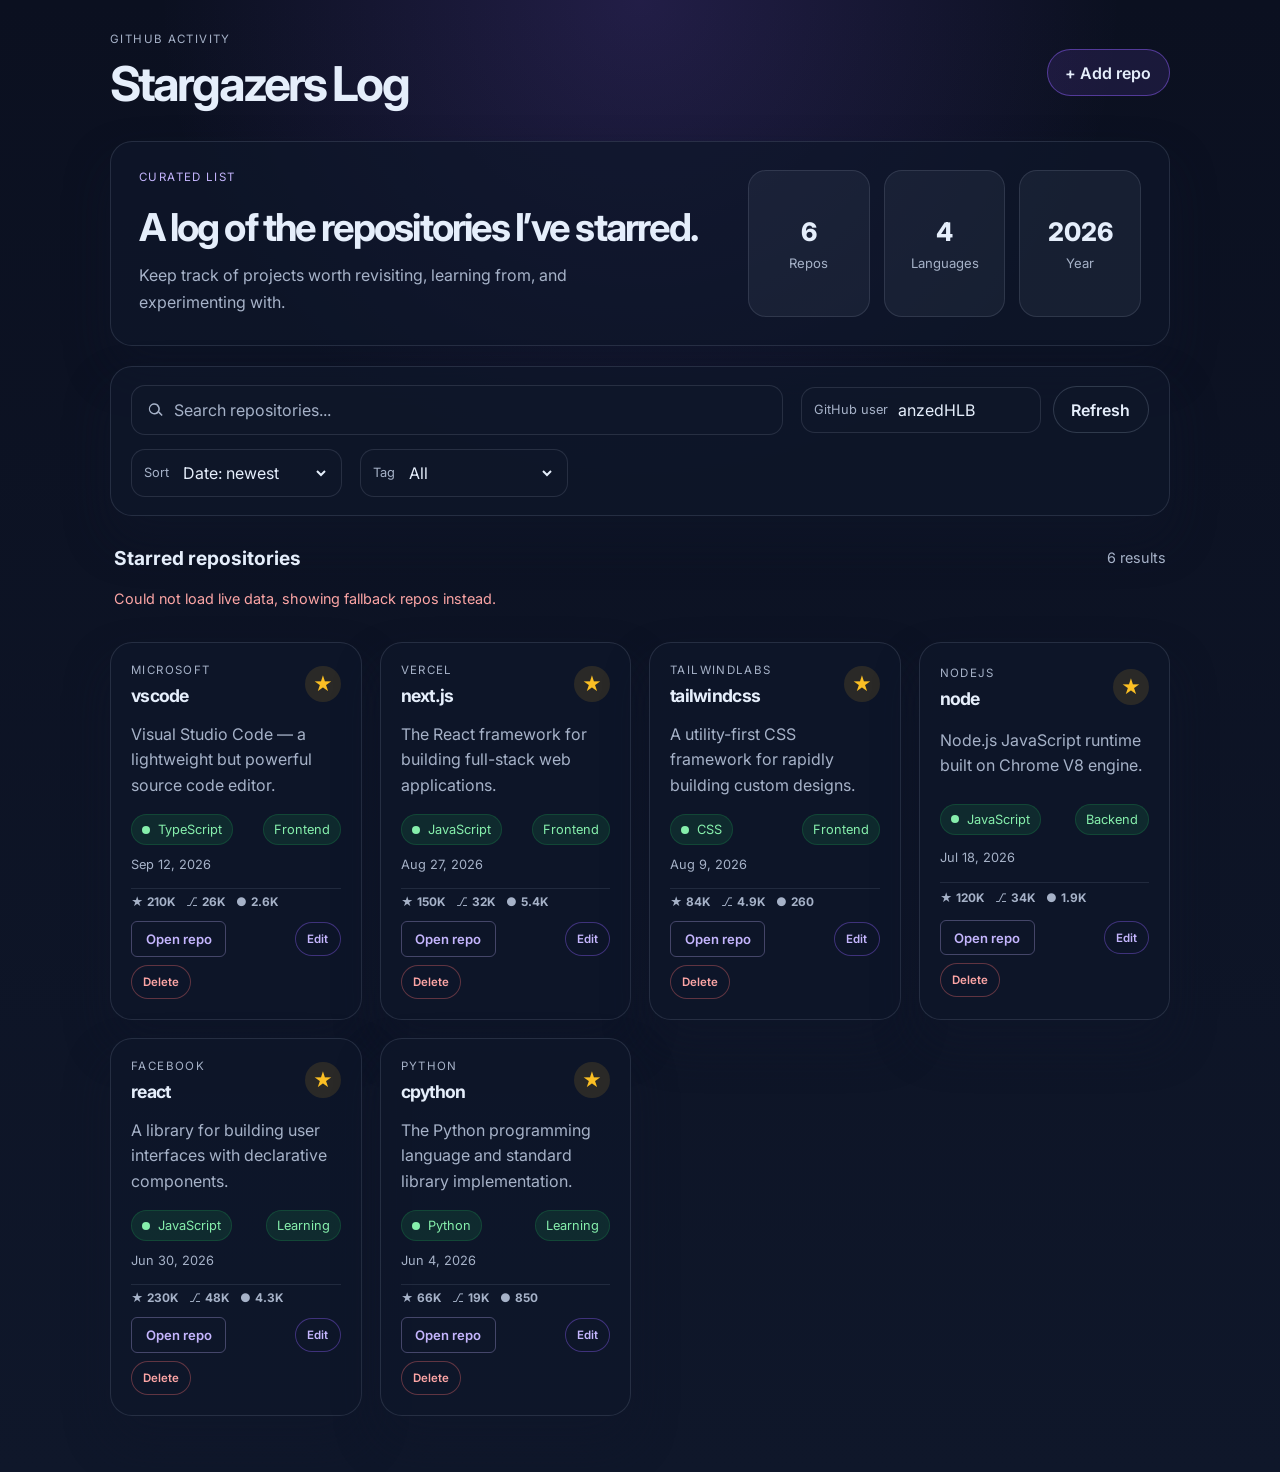
<file: index.html>
<!DOCTYPE html>
<html lang="en">
  <head>
    <meta charset="UTF-8" />
    <meta name="viewport" content="width=device-width, initial-scale=1.0" />
    <title>Stargazers Log</title>
    <meta
      name="description"
      content="A simple log of repositories I've starred."
    />
    <link rel="preconnect" href="https://fonts.googleapis.com" />
    <link rel="preconnect" href="https://fonts.gstatic.com" crossorigin />
    <link
      href="https://fonts.googleapis.com/css2?family=Inter:wght@400;500;600;700;800&display=swap"
      rel="stylesheet"
    />
    <link rel="stylesheet" href="styles.css" />
  </head>
  <body>
    <div class="page-shell">
      <header class="topbar">
        <div>
          <p class="eyebrow">GitHub activity</p>
          <h1>Stargazers Log</h1>
        </div>
        <button class="primary-btn" id="open-add-modal" type="button">+ Add repo</button>
      </header>

      <main class="content">
        <section class="hero card">
          <div class="hero-copy">
            <p class="tag">Curated list</p>
            <h2>A log of the repositories I’ve starred.</h2>
            <p>
              Keep track of projects worth revisiting, learning from, and
              experimenting with.
            </p>
          </div>
          <div class="stats" aria-label="Starred repositories summary">
            <div class="stat-box">
              <span class="stat-value" id="repo-count">0</span>
              <span class="stat-label">Repos</span>
            </div>
            <div class="stat-box">
              <span class="stat-value" id="language-count">0</span>
              <span class="stat-label">Languages</span>
            </div>
            <div class="stat-box">
              <span class="stat-value" id="year-label">2026</span>
              <span class="stat-label">Year</span>
            </div>
          </div>
        </section>

        <section class="toolbar card">
          <div class="toolbar-row">
            <label class="search-wrap" for="repo-search">
              <span class="sr-only">Search repositories</span>
              <svg viewBox="0 0 24 24" aria-hidden="true">
                <path
                  d="M10.5 3a7.5 7.5 0 015.94 12.56l4.39 4.39 1.41-1.41-4.39-4.39A7.5 7.5 0 1110.5 3zm0 2a5.5 5.5 0 104.2 9.4 5.5 5.5 0 00-4.2-9.4z"
                />
              </svg>
              <input
                id="repo-search"
                type="search"
                placeholder="Search repositories..."
                aria-label="Search repositories"
              />
            </label>

            <div class="toolbar-actions">
              <label class="username-field" for="github-username">
                <span>GitHub user</span>
                <input id="github-username" type="text" value="anzedHLB" />
              </label>
              <button class="secondary-btn" id="refresh-repos" type="button">Refresh</button>
            </div>
          </div>

          <div class="toolbar-row secondary-row">
            <div class="sort-group" aria-label="Sorting options">
              <span class="sort-label">Sort</span>
              <select id="sort-select">
                <option value="date-desc">Date: newest</option>
                <option value="date-asc">Date: oldest</option>
                <option value="name-asc">Name: A-Z</option>
                <option value="name-desc">Name: Z-A</option>
                <option value="language-asc">Language: A-Z</option>
              </select>
            </div>

            <div class="tag-group" aria-label="Filter by tag">
              <span class="sort-label">Tag</span>
              <select id="tag-filter">
                <option value="all">All</option>
                <option value="frontend">Frontend</option>
                <option value="backend">Backend</option>
                <option value="learning">Learning</option>
                <option value="tools">Tools</option>
                <option value="database">Database</option>
              </select>
            </div>
          </div>
        </section>

        <section class="list-header">
          <h3>Starred repositories</h3>
          <span id="results-label">0 results</span>
        </section>

        <div id="status-message" class="status-message" aria-live="polite"></div>

        <section id="repo-list" class="repo-list" aria-live="polite"></section>
      </main>
    </div>

    <div class="modal hidden" id="add-repo-modal" aria-hidden="true">
      <div class="modal-backdrop" data-close="true"></div>
      <div class="modal-card" role="dialog" aria-modal="true" aria-labelledby="modal-title">
        <div class="modal-header">
          <h3 id="modal-title">Add repository</h3>
          <button class="close-btn" id="close-add-modal" type="button" aria-label="Close">×</button>
        </div>

        <form id="repo-form">
          <div class="form-grid">
            <label>
              <span>Owner</span>
              <input type="text" name="owner" placeholder="microsoft" required />
            </label>
            <label>
              <span>Repository</span>
              <input type="text" name="name" placeholder="vscode" required />
            </label>
            <label class="full-width">
              <span>Description</span>
              <textarea name="description" rows="3" placeholder="Short description..."></textarea>
            </label>
            <label>
              <span>Language</span>
              <input type="text" name="language" placeholder="TypeScript" />
            </label>
            <label>
              <span>Date</span>
              <input type="date" name="date" />
            </label>
            <label class="full-width">
              <span>Category</span>
              <select name="tag">
                <option value="frontend">Frontend</option>
                <option value="backend">Backend</option>
                <option value="learning">Learning</option>
                <option value="tools">Tools</option>
                <option value="database">Database</option>
              </select>
            </label>
          </div>

          <div class="modal-actions">
            <button class="secondary-btn" type="button" id="cancel-add-repo">Cancel</button>
            <button class="primary-btn" type="submit">Save repo</button>
          </div>
        </form>
      </div>
    </div>

    <div class="modal hidden" id="edit-repo-modal" aria-hidden="true">
      <div class="modal-backdrop" data-close="true"></div>
      <div class="modal-card" role="dialog" aria-modal="true" aria-labelledby="edit-modal-title">
        <div class="modal-header">
          <h3 id="edit-modal-title">Edit repository</h3>
          <button class="close-btn" id="close-edit-modal" type="button" aria-label="Close">×</button>
        </div>

        <form id="edit-repo-form">
          <input type="hidden" name="repoKey" />

          <div class="form-grid">
            <label>
              <span>Owner</span>
              <input type="text" name="owner" required />
            </label>
            <label>
              <span>Repository</span>
              <input type="text" name="name" required />
            </label>
            <label class="full-width">
              <span>Description</span>
              <textarea name="description" rows="3"></textarea>
            </label>
            <label>
              <span>Language</span>
              <input type="text" name="language" />
            </label>
            <label>
              <span>Date</span>
              <input type="date" name="date" />
            </label>
            <label class="full-width">
              <span>Category</span>
              <select name="tag">
                <option value="frontend">Frontend</option>
                <option value="backend">Backend</option>
                <option value="learning">Learning</option>
                <option value="tools">Tools</option>
                <option value="database">Database</option>
              </select>
            </label>
          </div>

          <div class="modal-actions">
            <button class="secondary-btn" type="button" id="cancel-edit-repo">Cancel</button>
            <button class="primary-btn" type="submit">Update repo</button>
          </div>
        </form>
      </div>
    </div>

    <template id="repo-card-template">
      <article class="repo-card card">
        <div class="repo-topline">
          <div>
            <p class="repo-owner"></p>
            <h4 class="repo-name"></h4>
          </div>
          <span class="star-badge">★</span>
        </div>

        <p class="repo-description"></p>

        <div class="repo-meta">
          <span class="language-pill">
            <span class="language-dot"></span>
            <span class="language-name"></span>
          </span>
          <span class="repo-tag"></span>
          <span class="repo-date"></span>
        </div>

        <div class="repo-footer">
          <div class="repo-stats">
            <span class="repo-stat">★ <strong class="repo-stars">0</strong></span>
            <span class="repo-stat">⎇ <strong class="repo-forks">0</strong></span>
            <span class="repo-stat">● <strong class="repo-issues">0</strong></span>
          </div>
          <div class="repo-actions">
            <a class="repo-link" href="#" target="_blank" rel="noreferrer">Open repo</a>
            <button class="mini-btn edit-btn" type="button">Edit</button>
            <button class="mini-btn delete-btn" type="button">Delete</button>
          </div>
        </div>
      </article>
    </template>

    <script src="script.js"></script>
  </body>
</html>
</file>
<file: styles.css>
:root {
  --bg: #0b1020;
  --bg-soft: #121a2d;
  --card: rgba(17, 24, 39, 0.9);
  --card-border: rgba(148, 163, 184, 0.18);
  --text: #e5eefb;
  --muted: #a6b2c8;
  --highlight: #8b5cf6;
  --highlight-soft: rgba(139, 92, 246, 0.12);
  --accent: #22c55e;
  --warning: #fbbf24;
  --shadow: 0 24px 45px rgba(15, 23, 42, 0.45);
}

* {
  box-sizing: border-box;
}

html {
  scroll-behavior: smooth;
}

body {
  margin: 0;
  font-family: "Inter", sans-serif;
  background:
    radial-gradient(circle at top, rgba(139, 92, 246, 0.18), transparent 30%),
    linear-gradient(180deg, #0b1020 0%, #0f172a 100%);
  color: var(--text);
}

button,
input,
textarea,
select {
  font: inherit;
}

button {
  cursor: pointer;
}

button:focus-visible,
input:focus-visible,
select:focus-visible,
textarea:focus-visible,
a:focus-visible {
  outline: 2px solid rgba(196, 181, 253, 0.9);
  outline-offset: 2px;
}

.page-shell {
  max-width: 1100px;
  margin: 0 auto;
  padding: 32px 20px 56px;
}

.topbar,
.list-header,
.repo-topline,
.repo-meta,
.toolbar-row,
.modal-actions,
.repo-footer,
.repo-actions,
.repo-stats {
  display: flex;
  align-items: center;
  justify-content: space-between;
}

.topbar {
  margin-bottom: 28px;
}

.eyebrow,
.tag,
.repo-owner {
  text-transform: uppercase;
  letter-spacing: 0.12em;
  color: var(--muted);
  font-size: 0.72rem;
  margin: 0 0 8px;
}

h1,
h2,
h3,
h4,
p {
  margin: 0;
}

h1 {
  font-size: clamp(2rem, 4vw, 3rem);
  letter-spacing: -0.06em;
}

.primary-btn,
.secondary-btn,
.mini-btn {
  border-radius: 999px;
  padding: 0.8rem 1.1rem;
  font-weight: 600;
  transition: transform 0.2s ease, border-color 0.2s ease, background-color 0.2s ease;
}

.primary-btn {
  border: 1px solid rgba(139, 92, 246, 0.5);
  background: var(--highlight-soft);
  color: var(--text);
}

.secondary-btn {
  border: 1px solid rgba(148, 163, 184, 0.25);
  background: rgba(15, 23, 42, 0.8);
  color: var(--text);
}

.primary-btn:hover,
.secondary-btn:hover,
.mini-btn:hover {
  transform: translateY(-1px);
}

.content {
  display: grid;
  gap: 20px;
}

.card {
  background: rgba(15, 23, 42, 0.72);
  border: 1px solid var(--card-border);
  border-radius: 22px;
  box-shadow: var(--shadow);
}

.hero {
  display: grid;
  grid-template-columns: 1.5fr 1fr;
  gap: 20px;
  padding: 28px;
}

.hero-copy {
  display: grid;
  gap: 14px;
}

.tag {
  color: #c4b5fd;
}

.hero-copy h2 {
  font-size: clamp(1.9rem, 3vw, 3rem);
  line-height: 1.1;
  letter-spacing: -0.05em;
}

.hero-copy p:last-child {
  color: var(--muted);
  max-width: 52ch;
  line-height: 1.7;
}

.stats {
  display: grid;
  grid-template-columns: repeat(3, minmax(0, 1fr));
  gap: 14px;
  align-self: stretch;
}

.stat-box {
  background: rgba(148, 163, 184, 0.08);
  border: 1px solid var(--card-border);
  border-radius: 18px;
  padding: 18px 14px;
  display: flex;
  flex-direction: column;
  justify-content: center;
  align-items: center;
  gap: 8px;
}

.stat-value {
  font-size: clamp(1.3rem, 2vw, 2rem);
  font-weight: 800;
}

.stat-label {
  color: var(--muted);
  font-size: 0.82rem;
}

.toolbar {
  padding: 18px 20px;
  display: grid;
  gap: 14px;
}

.toolbar-row {
  gap: 18px;
  flex-wrap: wrap;
}

.secondary-row {
  justify-content: flex-start;
}

.search-wrap {
  display: flex;
  align-items: center;
  gap: 10px;
  background: rgba(15, 23, 42, 0.8);
  border: 1px solid var(--card-border);
  border-radius: 14px;
  padding: 0 14px;
  flex: 1;
  min-width: 240px;
  transition: border-color 0.2s ease, box-shadow 0.2s ease;
}

.search-wrap:focus-within,
.username-field:focus-within,
.sort-group:focus-within,
.tag-group:focus-within {
  border-color: rgba(196, 181, 253, 0.7);
  box-shadow: 0 0 0 3px rgba(139, 92, 246, 0.12);
}

.search-wrap svg {
  width: 18px;
  height: 18px;
  fill: var(--muted);
}

.search-wrap input,
.username-field input,
.form-grid input,
.form-grid textarea,
.form-grid select,
.sort-group select,
.tag-group select {
  flex: 1;
  background: transparent;
  border: 0;
  color: var(--text);
  padding: 14px 0;
  outline: none;
}

.search-wrap input::placeholder,
.username-field input::placeholder,
.form-grid input::placeholder,
.form-grid textarea::placeholder {
  color: var(--muted);
}

.toolbar-actions {
  display: flex;
  align-items: center;
  gap: 12px;
  flex-wrap: wrap;
}

.username-field {
  display: flex;
  align-items: center;
  gap: 10px;
  background: rgba(15, 23, 42, 0.8);
  border: 1px solid var(--card-border);
  border-radius: 14px;
  padding: 0 12px;
  transition: border-color 0.2s ease, box-shadow 0.2s ease;
}

.username-field span,
.sort-label {
  color: var(--muted);
  font-size: 0.8rem;
}

.username-field input {
  width: 130px;
  padding: 12px 0;
}

.sort-group,
.tag-group {
  display: inline-flex;
  align-items: center;
  gap: 10px;
  background: rgba(15, 23, 42, 0.8);
  border: 1px solid var(--card-border);
  border-radius: 14px;
  padding: 0 12px;
  transition: border-color 0.2s ease, box-shadow 0.2s ease;
}

.sort-group select,
.tag-group select {
  min-width: 150px;
  padding: 12px 0;
  border: 0;
  background: transparent;
  color: var(--text);
}

.list-header {
  padding: 0 4px;
  margin-top: 10px;
}

.list-header h3 {
  font-size: 1.2rem;
}

#results-label {
  color: var(--muted);
  font-size: 0.9rem;
}

.status-message {
  min-height: 24px;
  color: var(--muted);
  font-size: 0.9rem;
  padding: 0 4px;
}

.repo-list {
  display: grid;
  grid-template-columns: repeat(auto-fit, minmax(240px, 1fr));
  gap: 18px;
  margin-top: 8px;
}

.empty-state {
  grid-column: 1 / -1;
  padding: 28px 20px;
  border: 1px dashed rgba(148, 163, 184, 0.25);
  border-radius: 18px;
  text-align: center;
  color: var(--muted);
  background: rgba(15, 23, 42, 0.45);
}

.repo-card {
  padding: 20px;
  display: grid;
  gap: 16px;
  transition: transform 0.2s ease, border-color 0.2s ease, box-shadow 0.2s ease;
}

.repo-card:hover {
  transform: translateY(-4px);
  border-color: rgba(196, 181, 253, 0.45);
  box-shadow: 0 24px 45px rgba(15, 23, 42, 0.6);
}

.repo-name {
  font-size: 1.1rem;
  letter-spacing: -0.04em;
}

.star-badge {
  display: inline-flex;
  align-items: center;
  justify-content: center;
  width: 36px;
  height: 36px;
  border-radius: 50%;
  background: rgba(251, 191, 36, 0.12);
  color: #fbbf24;
  font-size: 1.2rem;
  transition: transform 0.2s ease;
}

.repo-card:hover .star-badge {
  transform: scale(1.06);
}

.repo-description {
  color: var(--muted);
  line-height: 1.6;
  min-height: 52px;
}

.repo-meta {
  gap: 12px;
  flex-wrap: wrap;
}

.language-pill,
.repo-tag {
  display: inline-flex;
  align-items: center;
  gap: 8px;
  background: rgba(34, 197, 94, 0.12);
  color: #86efac;
  border: 1px solid rgba(34, 197, 94, 0.18);
  border-radius: 999px;
  padding: 7px 10px;
  font-size: 0.8rem;
  text-transform: capitalize;
}

.language-dot {
  width: 8px;
  height: 8px;
  border-radius: 50%;
  background: currentColor;
}

.repo-date {
  color: var(--muted);
  font-size: 0.8rem;
}

.repo-footer {
  gap: 12px;
  padding-top: 6px;
  border-top: 1px solid rgba(148, 163, 184, 0.15);
  flex-wrap: wrap;
}

.repo-stats {
  gap: 10px;
  flex-wrap: wrap;
  color: var(--muted);
  font-size: 0.74rem;
}

.repo-stat {
  display: inline-flex;
  align-items: center;
  gap: 4px;
}

.repo-actions {
  gap: 8px;
  flex-wrap: wrap;
  align-items: center;
}

.repo-link {
  text-decoration: none;
  color: #c4b5fd;
  font-weight: 600;
  font-size: 0.82rem;
  padding: 0.55rem 0.85rem;
  border: 1px solid rgba(196, 181, 253, 0.3);
  border-radius: 6px;
  transition: all 0.2s ease;
}

.repo-link:hover {
  background: rgba(196, 181, 253, 0.1);
  border-color: rgba(196, 181, 253, 0.5);
}

.mini-btn {
  border: 1px solid var(--card-border);
  background: rgba(15, 23, 42, 0.5);
  color: var(--text);
  font-size: 0.72rem;
  padding: 0.55rem 0.7rem;
  transition: all 0.2s ease;
}

.mini-btn:hover {
  background: rgba(15, 23, 42, 0.75);
}

.edit-btn {
  border-color: rgba(139, 92, 246, 0.4) !important;
  color: #c4b5fd !important;
}

.edit-btn:hover {
  background: rgba(139, 92, 246, 0.15) !important;
  border-color: rgba(139, 92, 246, 0.6) !important;
}

.delete-btn {
  border-color: rgba(248, 113, 113, 0.35);
  color: #fca5a5;
}

.delete-btn:hover {
  background: rgba(248, 113, 113, 0.1);
  border-color: rgba(248, 113, 113, 0.5);
}

.modal {
  position: fixed;
  inset: 0;
  display: grid;
  place-items: center;
  z-index: 1000;
}

.modal.hidden {
  display: none;
}

.modal-backdrop {
  position: absolute;
  inset: 0;
  background: rgba(2, 6, 23, 0.7);
}

.modal-card {
  position: relative;
  width: min(540px, calc(100vw - 32px));
  background: #0f172a;
  border: 1px solid var(--card-border);
  border-radius: 22px;
  padding: 24px;
  box-shadow: var(--shadow);
}

.modal-header {
  display: flex;
  align-items: center;
  justify-content: space-between;
  margin-bottom: 18px;
}

.close-btn {
  width: 36px;
  height: 36px;
  border-radius: 50%;
  border: 1px solid var(--card-border);
  background: transparent;
  color: var(--text);
  font-size: 1.5rem;
}

.form-grid {
  display: grid;
  grid-template-columns: repeat(2, minmax(0, 1fr));
  gap: 14px;
}

.form-grid label {
  display: grid;
  gap: 8px;
  color: var(--muted);
  font-size: 0.82rem;
}

.form-grid input,
.form-grid textarea,
.form-grid select {
  background: rgba(15, 23, 42, 0.8);
  border: 1px solid var(--card-border);
  border-radius: 12px;
  padding: 12px 14px;
  color: var(--text);
}

.full-width {
  grid-column: 1 / -1;
}

.modal-actions {
  margin-top: 24px;
  gap: 12px;
}

.sr-only {
  position: absolute;
  width: 1px;
  height: 1px;
  padding: 0;
  margin: -1px;
  overflow: hidden;
  clip: rect(0, 0, 0, 0);
  white-space: nowrap;
  border: 0;
}

@media (max-width: 760px) {
  .hero {
    grid-template-columns: 1fr;
  }

  .topbar,
  .list-header,
  .toolbar-row,
  .toolbar-actions,
  .modal-actions,
  .repo-footer,
  .repo-actions {
    align-items: flex-start;
    flex-direction: column;
    gap: 14px;
  }

  .form-grid {
    grid-template-columns: 1fr;
  }
}
</file>
